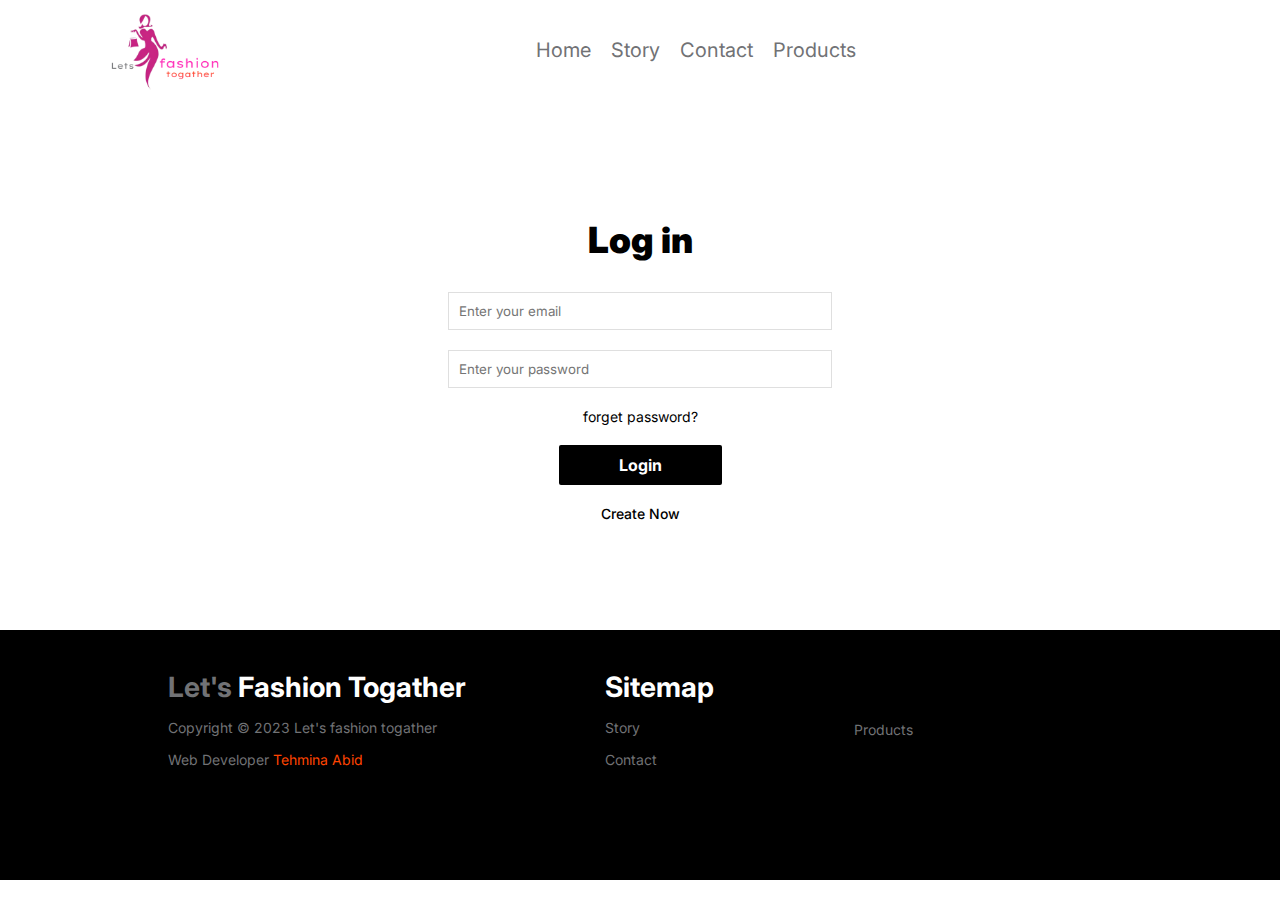
<file: makeup/account.html>
<!DOCTYPE html>
<html lang="en">
<head>
    <meta charset="UTF-8">
    <meta name="viewport" content="width=device-width, initial-scale=1.0">
    <title>Account</title>
    <link rel="stylesheet" href="account.css">
    <link rel="stylesheet" href="https://cdnjs.cloudflare.com/ajax/libs/font-awesome/6.5.1/css/all.min.css"
    integrity="sha512-DTOQO9RWCH3ppGqcWaEA1BIZOC6xxalwEsw9c2QQeAIftl+Vegovlnee1c9QX4TctnWMn13TZye+giMm8e2LwA=="
    crossorigin="anonymous" referrerpolicy="no-referrer" />
</head>
<body>
    <header class="header">
        <nav class="navbar" id="navbar">
            <div class="menu-icon">
                <div class="lin1"></div>
                <div class="lin2"></div>
                <div class="lin3"></div>
                <i class="fa-solid fa-xmark"></i>
            </div>
            <div class="logo">
                <img src="Group 2.png" alt="">
            </div>
            <div class="navigation">
                <ul>
                    <li><a href="index.html" class="nav_link">Home</a></li>
                    <li><a href="story.html" class="nav_link">Story</a></li>
                    <li><a href="contact.html" class="nav_link">Contact</a></li>
                    <li><a href="product.html" class="nav_link">Products</a></li>
                </ul>
            </div>
            <div class="icons">
                <a href="account.html" class="nav_link"><i class="fa-regular fa-user"></i></a>
                <a href="cart.html" class="nav_link"><i class="fa-solid fa-bag-shopping"></i></a>
            </div>
        </nav>
    </header>
 <section>
    <div class="account-section">
        <div class="log-in">
            <h1>Log in</h1>
            <input type="text" placeholder="Enter your email" autocomplete="email">
            <input type="password" placeholder="Enter your password" autocomplete="current-password">
            <p class="password">forget password?</p>
            <button>Login</button>
            <span  class="createNow"> Create Now</span>
        </div>
        <div class="forgetpassword">
            <h1>Reset your password</h1>
            <input type="text" placeholder="Enter your email" autocomplete="email">
            <button>Submit</button>
            <p class="cancel">Cancel</p>
        </div>
        <div class="sign-up">
            <h1>Create Account</h1>
            <input type="text" placeholder="First name" autocomplete="name">
            <input type="text" placeholder="Last name" autocomplete="name">
            <input type="text" placeholder="Enter your email" autocomplete="email">
            <input type="password" placeholder="Enter your password" autocomplete="current-password">
            <button>Create Now</button>
            <p class="cancel-1">Cancel</p>
        </div>
    </div>
 </section>
        <!-- footer section starts -->
        <footer>
            <div class="footer-container">
                <div class="footer-left">
                <h1><span>Let's</span> Fashion Togather</h1>
                <p>Copyright  &#169; 2023 Let's fashion togather</p>
                <p>Web Developer <a href="" class="author"> Tehmina Abid</a></p>
                </div>
                <div class="footer-center-1">
                <h1>Sitemap</h1>
                <a href="story.html">Story</a>
                <a href="contact.html">Contact</a>
                </div>
                <div class="footer-center-2">
                <a href="product.html">Products</a>
                </div>
                <div class="footer-right">
                <i class="fa-brands fa-facebook-f"></i>
                <i class="fa-brands fa-instagram"></i>
                <i class="fa-brands fa-youtube"></i>
                <i class="fa-brands fa-twitter"></i>
                </div>
            </div>
        </footer>
        <!-- footer section ends -->
        <script src="account.js"></script>
</body>
</html>
</file>
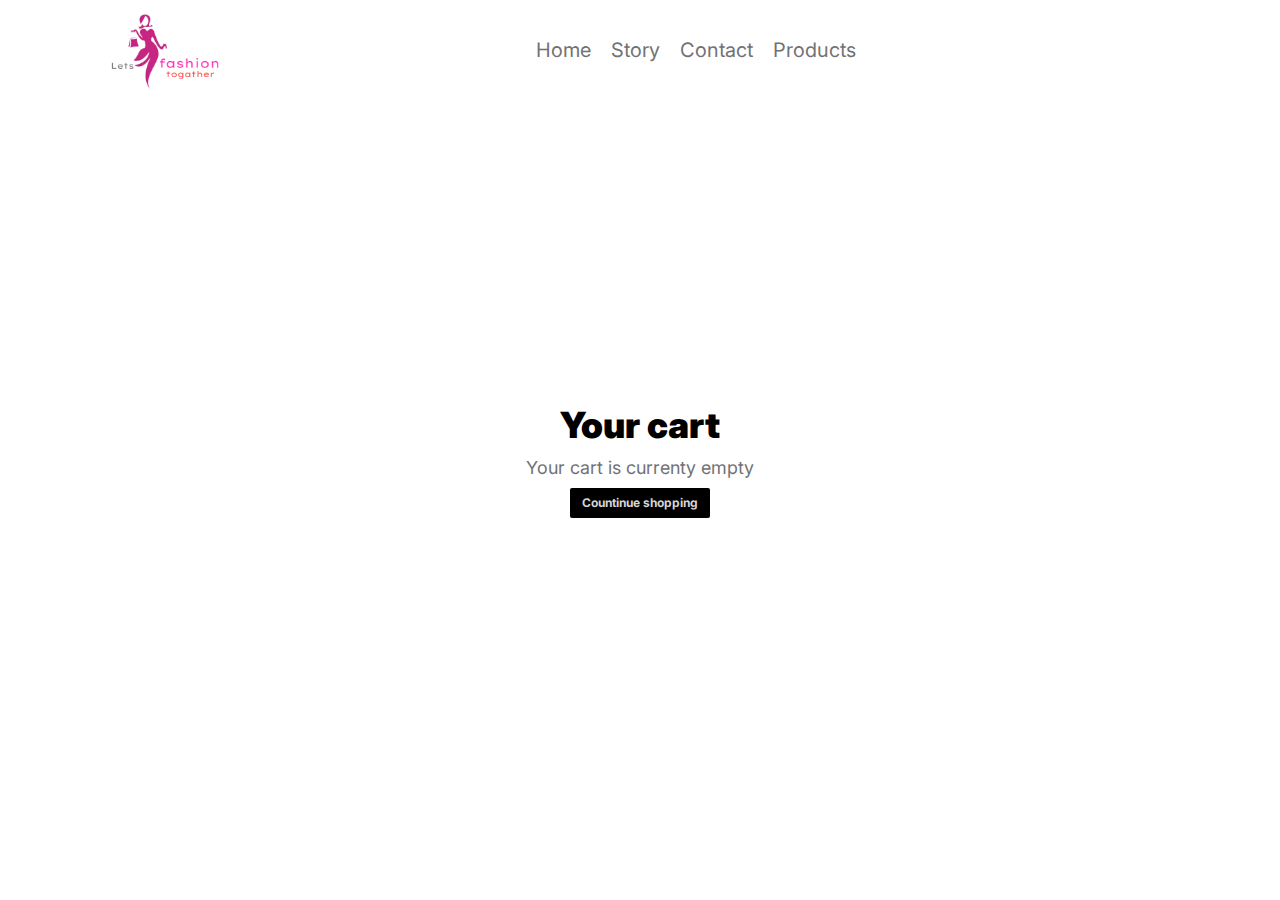
<file: makeup/cart.html>
<!DOCTYPE html>
<html lang="en">
<head>
    <meta charset="UTF-8">
    <meta name="viewport" content="width=device-width, initial-scale=1.0">
    <title>Cart</title>
    <link rel="stylesheet" href="cart.css">
    <link rel="stylesheet" href="https://cdnjs.cloudflare.com/ajax/libs/font-awesome/6.5.1/css/all.min.css"
    integrity="sha512-DTOQO9RWCH3ppGqcWaEA1BIZOC6xxalwEsw9c2QQeAIftl+Vegovlnee1c9QX4TctnWMn13TZye+giMm8e2LwA=="
    crossorigin="anonymous" referrerpolicy="no-referrer" />
</head>
<body>
    <header class="header">
        <nav class="navbar" id="navbar">
            <div class="menu-icon">
                <div class="lin1"></div>
                <div class="lin2"></div>
                <div class="lin3"></div>
                <i class="fa-solid fa-xmark"></i>
            </div>
            <div class="logo">
                <img src="Group 2.png" alt="">
            </div>
            <div class="navigation">
                <ul>
                    <li><a href="index.html">Home</a></li>
                    <li><a href="story.html">Story</a></li>
                    <li><a href="contact.html">Contact</a></li>
                    <li><a href="product.html">Products</a></li>
                </ul>
            </div>
            <div class="icons">
                <a href="account.html" class="nav_link"><i class="fa-regular fa-user"></i></a>
                <a href="cart.html" class="nav_link"><i class="fa-solid fa-bag-shopping"></i></a>
            </div>
        </nav>
    </header>
    <section class="cart">
        <h1>Your cart</h1>
        <p>Your cart is currenty empty</p>
        <a href="product.html">Countinue shopping</a>
    </section>
    <script src="script.js"></script>
</body>
</html>
</file>
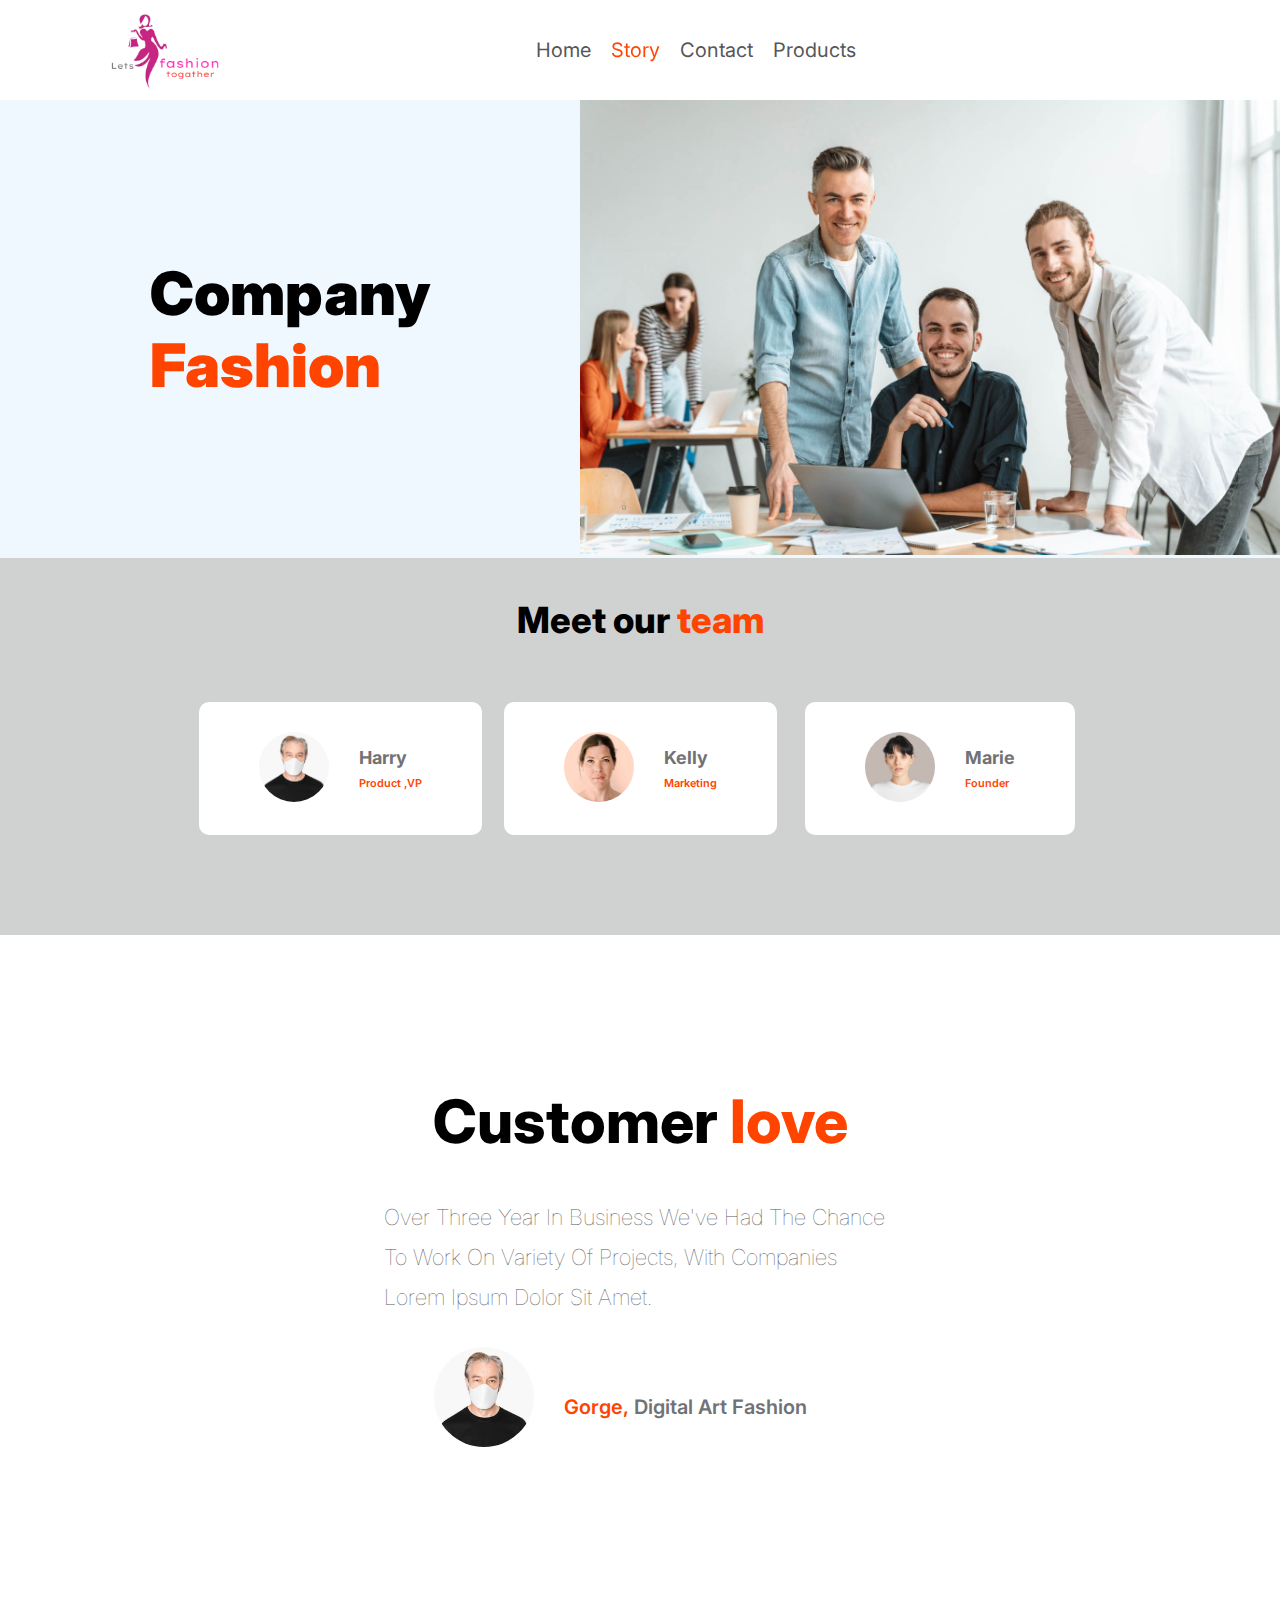
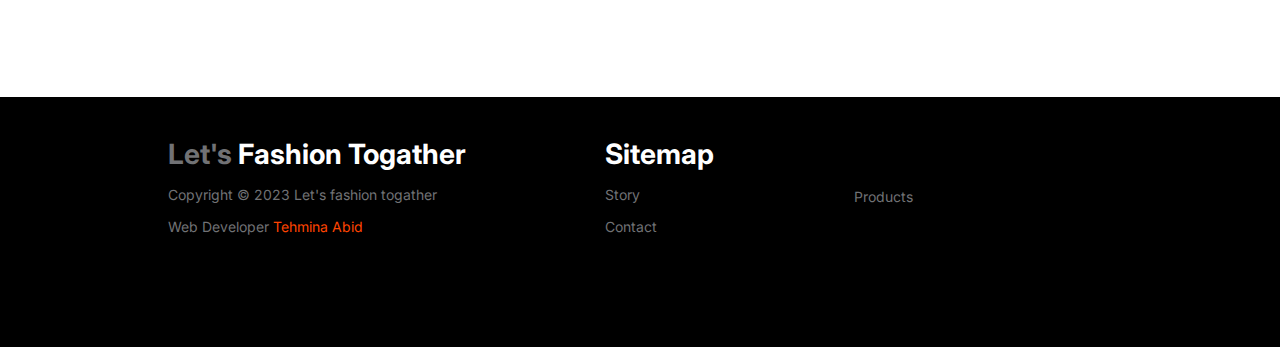
<file: makeup/story.html>
<!DOCTYPE html>
<html lang="en">

<head>
    <meta charset="UTF-8">
    <meta name="viewport" content="width=device-width, initial-scale=1.0">
    <title>Contact</title>
    <link rel="stylesheet" href="style.css">
    <link rel="stylesheet" href="https://cdnjs.cloudflare.com/ajax/libs/font-awesome/6.5.1/css/all.min.css"
        integrity="sha512-DTOQO9RWCH3ppGqcWaEA1BIZOC6xxalwEsw9c2QQeAIftl+Vegovlnee1c9QX4TctnWMn13TZye+giMm8e2LwA=="
        crossorigin="anonymous" referrerpolicy="no-referrer" />
</head>

<body>
    <header class="header">
        <nav class="navbar" id="navbar">
            <div class="menu-icon">
                <div class="lin1"></div>
                <div class="lin2"></div>
                <div class="lin3"></div>
                <i class="fa-solid fa-xmark"></i>
            </div>
            <div class="logo">
                <img src="Group 2.png" alt="">
            </div>
            <div class="navigation">
                <ul>
                    <li><a href="index.html" class="nav_link link">Home</a></li>
                    <li><a href="story.html" class="nav_link">Story</a></li>
                    <li><a href="contact.html" class="nav_link link">Contact</a></li>
                    <li><a href="product.html" class="nav_link link">Products</a></li>
                </ul>
            </div>
            <div class="icons">
                <a href="account.html"><i class="fa-regular fa-user"></i></a>
                <a href="cart.html"><i class="fa-solid fa-bag-shopping"></i></a>
            </div>
        </nav>
    </header>
    <section>
        <div class="story-container">
            <div class="story-content">
                <h1>Company</h1>
                <span>Fashion</span>
            </div>
            <div class="story-image">
                <img src="img/03.jpg" alt="">
            </div>
        </div>
    </section>
    <section class="team-container">
        <h1>Meet our <span>team</span></h1>
        <div class="team-box-container">
            <div class="team-box">
                <div class="box-image">
                    <img src="img/14.jpg" alt="">
                </div>
                <div>
                    <h2>Harry</h2>
                    <p>Product ,VP</p>
                </div>
            </div>
            <div class="team-box">
                <div class="box-image">
                    <img src="img/10.jpg" alt="">
                </div>
                <div>
                    <h2>Kelly</h2>
                    <p>Marketing</p>
                </div>
            </div>
            <div class="team-box">
                <div class="box-image">
                    <img src="img/02.jpg" alt="">
                </div>
                <div>
                    <h2>Marie</h2>
                    <p>Founder</p>
                </div>
            </div>
        </div>
    </section>
    <!-- Client reviews starts -->
    <section class="Client">
        <h1>Customer <span>love</span></h1>
        <div class="review-btn">
            <i onclick="reviewBtnPrev()" class="fa-solid fa-angle-left"></i>
            <i onclick="reviewBtnNext()" class="fa-solid fa-angle-right"></i>
        </div>
        <div class="review-container">
            <div class="first slide">
                <p>over three year in business we've had the chance to work on variety of projects, with companies Lorem
                    ipsum dolor sit amet.</p>
                <div class="first-content">
                    <img src="img/14.jpg" alt="this is an image">
                    <p>Gorge, <span>Digital art fashion</span></p>
                </div>
            </div>
            <div class="second slide">
                <p>over three year in business we've had the chance to work on variety of projects, with companies Lorem
                    ipsum dolor sit amet.</p>
                <div class="second-content">
                    <img src="img/10.jpg" alt="this is an image">
                    <p>Methy, <span>Digital art fashion</span></p>
                </div>
            </div>
            <div class="third slide">
                <p>over three year in business we've had the chance to work on variety of projects, with companies Lorem
                    ipsum dolor sit amet.</p>
                <div class="third-content">
                    <img src="img/02.jpg" alt="this is an image">
                    <p>Lawra, <span>Digital art fashion</span></p>
                </div>
            </div>
        </div>
    </section>
    <!-- Client reviews ends -->
    <!-- footer section starts -->
    <footer>
        <div class="footer-container">
            <div class="footer-left">
                <h1><span>Let's</span> Fashion Togather</h1>
                <p>Copyright &#169; 2023 Let's fashion togather</p>
                <p>Web Developer <a href="" class="author"> Tehmina Abid</a></p>
            </div>
            <div class="footer-center-1">
                <h1>Sitemap</h1>
                <a href="story.html">Story</a>
                <a href="contact.html">Contact</a>
            </div>
            <div class="footer-center-2">
                <a href="product.html">Products</a>
            </div>
            <div class="footer-right">
                <i class="fa-brands fa-facebook-f"></i>
                <i class="fa-brands fa-instagram"></i>
                <i class="fa-brands fa-youtube"></i>
                <i class="fa-brands fa-twitter"></i>
            </div>
        </div>
    </footer>
    <script src="story.js"></script>
</body>

</html>
</file>
<file: makeup/account.css>
@import url('https://fonts.googleapis.com/css2?family=Inter:wght@100..900&display=swap');
*{
    padding: 0;
    margin: 0;
    box-sizing: border-box;
    font-family: "Inter", sans-serif;
    /* color: #717275; */
}
html{
    font-size: 68%;
}
header{
    background-color: #fff;
    /* padding: 20px 20px; */
}
.navbar{
    display: flex;
    justify-content:space-between;
    align-items: center;
    margin: 0px 90px;
}
.menu-icon{
    display: flex;
    justify-content: center;
    align-items:start;
    flex-direction: column;
    cursor: pointer;
    display: none;
    position: relative;
}
.menu-icon i{
    font-size: 30px;
    color: #717275;
    position: absolute;
    top: -15px;
    display: none;
}
.navbar.active-menu .menu-icon i{
    display: block;
}
.navbar.active-menu .menu-icon .lin1,
.navbar.active-menu .menu-icon .lin2,
.navbar.active-menu .menu-icon .lin3
{
    display: none;
}
.menu-icon:hover .lin1,
.menu-icon:hover .lin2,
.menu-icon:hover .lin3{
    background-color: #FF4400;
}
.menu-icon .lin1{
    width: 35px;
    height: 4px;
    background-color:#717275;
    border-radius: 1px;
    margin-bottom: 4px;
    transition: all .3s ease-in-out;
}
.menu-icon .lin2{
    width: 25px;
    height: 4px;
    background-color:#717275;
    border-radius:1px;
    margin-bottom: 4px;
    transition: all .3s ease-in-out;
}
.menu-icon .lin3{
    width: 35px;
    height: 4px;
    background-color:#717275;
    border-radius: 1px;
    transition: all .3s ease-in-out;
}
.logo{
    height: 100px;
}
.logo img{
    max-height:100%;
    
}
.navigation ul{
    display: flex;
    justify-content: center;
    align-items: center;
    gap: 20px;
    position: relative;
}
.navigation ul li{
    list-style: none;
    position: relative;
}
.navigation ul li a{
    font-size: 20px;
    text-decoration: none;
    font-family: "Inter", sans-serif;
    color: #717275;
}
.navigation ul li .active{
    color:#FF4400;
    font-family: "Inter", sans-serif;
}
.navigation ul li a::before{
    content: "";
    background-color:#7172753d;
    width: 100%;
    height: 1px;
    position: absolute;
    bottom: -12px;
    border-radius: 3px;
    transition: all .3s ease-in-out;
    opacity:0;
}
.activeLink{
    color: #717275;
}
.navigation ul li:hover a{
color: #FF4400;
}
.navigation ul li:hover a::before{
    opacity: 1;
    bottom:-4px;
}
.icons{
    display: flex;
    justify-content: center;
    align-items: center;
    gap: 20px;
}
.icons i{
    font-size: 20px;
}
.icons .fa-solid{
    color: #717275;
}
.activeLink{
    color: #FF4400;
}
.icons i:hover{
    color: #FF4400;
    cursor: pointer;
}
.account-section{
    display: flex;
    justify-content: center;
    align-items: center;
    flex-direction: column;
    padding: 40px 0px;
    min-height:calc(70vh - 100px); 
}
.account-section.show-reset-page .forgetpassword{
    display: flex;
}
.account-section.show-reset-page .log-in{
    display: none;
}
.account-section.show-login-page .log-in{
    display:flex;
}
.account-section.show-logout-page .sign-up{
    display: flex;
}
.account-section.show-logout-page .log-in{
    display: none;
}
.account-section .log-in{
    display: flex;
    justify-content: center;
    align-items: center;
    flex-direction: column;
    gap: 20px;
}
.account-section .log-in h1{
    font-size: 36px;
    font-weight: 900;
    margin: 10px;
    text-align: center;
}
.account-section .log-in p{
    font-size: 14px;
}
.account-section .log-in span{
    font-size: 14px;
    font-weight: 500;
    cursor: pointer;
}
.account-section .log-in p:hover{
    text-decoration: underline;
    cursor: pointer;
}
.account-section .log-in input{
    padding: 10px;
    width: 30vw;
    border: 1px solid rgba(0, 0, 0, 0.125);
}
.account-section .log-in button{
    padding: 10px 60px;
    background-color: black;
    border-radius: 2px;
    color: white;
    border: none;
    font-weight: 700;
    font-size: 16px;
    cursor: pointer;
}
.account-section .log-in button:hover{
    background-color: #FF4400;
    
}
.account-section .forgetpassword{
    display:none;
    justify-content: center;
    align-items: center;
    flex-direction: column;
    gap: 20px;
}
.account-section .forgetpassword h1{
    font-size: 36px;
    font-weight: 900;
    margin: 10px;
    text-align: center;
}
.account-section .forgetpassword p{
    font-size: 14px;
    font-weight: 500;
    cursor: pointer;
}
.account-section .forgetpassword input{
    padding: 10px;
    width: 30vw;
    border: 1px solid rgba(0, 0, 0, 0.125);
}
.account-section .forgetpassword button{
    padding: 10px 60px;
    background-color: black;
    border-radius: 2px;
    color: white;
    border: none;
    font-weight: 700;
    font-size: 16px;
    cursor: pointer;
}
.account-section .forgetpassword button:hover{
    background-color: #FF4400;
}
.account-section .sign-up{
    display:none;
    justify-content: center;
    align-items: center;
    flex-direction: column;
    gap: 20px;
}
.account-section .sign-up h1{
    font-size: 36px;
    font-weight: 900;
    margin: 10px;
    text-align: center;
}
.account-section .sign-up p{
    font-size: 14px;
    font-weight: 500;
    cursor: pointer;
}
.account-section .sign-up input{
    padding: 10px;
    width: 30vw;
    border: 1px solid rgba(0, 0, 0, 0.125);
}
.account-section .sign-up button{
    padding: 10px 60px;
    background-color: black;
    border-radius: 2px;
    color: white;
    border: none;
    font-weight: 700;
    font-size: 16px;
    cursor: pointer;
}
.account-section .sign-up button:hover{
    background-color: #FF4400;
}
footer{
    background-color:black;
    width: 100%;
    height: 250px;
}
footer .footer-container{
    display: flex;
    justify-content: space-between;
    align-items: center;
    width: 80vw;
    margin: auto;
    padding:40px;
}

footer .footer-container .footer-left h1,
footer .footer-container .footer-center-1 h1,
footer .footer-container .footer-center-2 h1,
footer .footer-container .footer-right h1{
    font-size:28px;
    color:white;
}
footer .footer-container span{
    color:#717275;
}
footer .footer-container .footer-left p{
    color:#717275;
    font-size: 14px;
    margin-top:15px;
}
footer .footer-container .author{
    color: #FF4400;
    text-decoration: none;
}
footer .footer-container .footer-center-1 a{
    color: #717275;
    display: flex;
    justify-content:flex-start;
    align-items:start;
    margin-top: 15px;
    font-size: 14px;
    text-decoration: none;
}
footer .footer-container .footer-center-2 a{
    color: #717275;
    display: flex;
    justify-content:flex-start;
    align-items:start;
    font-size: 14px;
    text-decoration: none;
    margin-top: 20px;
}
footer .footer-container .footer-center-1 a:hover,
footer .footer-container .footer-center-2 a:hover{
    color: white;
}
footer .footer-container .footer-right i{
    cursor: pointer;
    color: #717275;
    margin-top: 30px;
    font-size: 20px;

}
footer .footer-container .footer-right i:hover{
    color: #f0f8ff;
}
footer .footer-container .footer-right :not(:last-child){
    margin-right: 20px;
}






@media (max-width:1040px) {
    .account-section{
        height:75vh;
    }
}


@media  (max-width:770px) {
    html{
        font-size: 55%;
    }
    .navbar{
        margin:0px;
    }
    .logo{
        height:60px;
    }
    .menu-icon{
        display: block;
        margin:0px 20px;
    }
    header{
        padding:20px 0px;
    }
    .navbar.active-menu .navigation{
        display: block;
    }
    .navigation{
        position: absolute;
        top: 105px;
        background-color: #fff;
        z-index: 1000;
        width: 100%;
        height: 100%;
        display: none;
    }
    .navigation ul{
        flex-direction: column;
        align-items: start;
        gap: 0px;
    }
    .navigation ul li{
        z-index: 1000;
        border-top: 1px solid rgba(0, 0, 0, 0.078);
        width: 100%;
        padding: 20px 0px;
    }
    .navigation ul li a{
        margin: 20px;
    }
    .navigation ul li a::before{
        display: none;
    }
    .icons{
        margin: 20px;
    }
    .product-section-1{
        grid-template-columns:160px 160px;
        grid-template-rows: 220px 220px;
    }
    .section-product{
        margin-top: 50px;
    }
    .section-product{
    margin-bottom:50px;
    }
    .account-section .log-in input{
        padding: 10px;
        width: 80vw;
        border: 1px solid rgba(0, 0, 0, 0.125);
    }
    .account-section .forgetpassword input{
        padding: 10px;
        width: 80vw;
        border: 1px solid rgba(0, 0, 0, 0.125);
    }
    .account-section .sign-up input{
        padding: 10px;
        width: 80vw;
        border: 1px solid rgba(0, 0, 0, 0.125);
    }
    footer{
        height: 100%;
    }
    footer .footer-container{
        justify-content: center;
        align-items: center;
        flex-direction: column;
    }
    footer .footer-container h1{
        font-size: 20px;
    }
    footer .footer-container .footer-left h1{
        text-align: center;
        font-size: 14px;
    }
    footer .footer-container .footer-left p{
        font-size: 12px;
        margin-top: 10px;
    }
    footer .footer-container .footer-center-1 h1{
        text-align: center;
        font-size: 14px;
        margin-top: 10px;
    }
    footer .footer-container .footer-left p{
        text-align: center;
    }
    footer .footer-container .footer-center-1 a{
        justify-content: center;
        align-items: center;
    }
}
</file>
<file: makeup/cart.css>
@import url('https://fonts.googleapis.com/css2?family=Inter:wght@100..900&display=swap');
*{
    padding: 0;
    margin: 0;
    box-sizing: border-box;
    font-family: "Inter", sans-serif;
    /* color: #717275; */
}
html{
    font-size: 68%;
}
header{
    background-color: #fff;
    /* padding: 20px 20px; */
}
.navbar{
    display: flex;
    justify-content:space-between;
    align-items: center;
    margin: 0px 90px;
}
.menu-icon{
    display: flex;
    justify-content: center;
    align-items:start;
    flex-direction: column;
    cursor: pointer;
    display: none;
    position: relative;
}
.menu-icon i{
    font-size: 30px;
    color: #717275;
    position: absolute;
    top: -15px;
    display: none;
}
.navbar.active-menu .menu-icon i{
    display: block;
}
.navbar.active-menu .menu-icon .lin1,
.navbar.active-menu .menu-icon .lin2,
.navbar.active-menu .menu-icon .lin3
{
    display: none;
}
.menu-icon:hover .lin1,
.menu-icon:hover .lin2,
.menu-icon:hover .lin3{
    background-color: #FF4400;
}
.menu-icon .lin1{
    width: 35px;
    height: 4px;
    background-color:#717275;
    border-radius: 1px;
    margin-bottom: 4px;
    transition: all .3s ease-in-out;
}
.menu-icon .lin2{
    width: 25px;
    height: 4px;
    background-color:#717275;
    border-radius:1px;
    margin-bottom: 4px;
    transition: all .3s ease-in-out;
}
.menu-icon .lin3{
    width: 35px;
    height: 4px;
    background-color:#717275;
    border-radius: 1px;
    transition: all .3s ease-in-out;
}
.logo{
    height: 100px;
}
.logo img{
    max-height:100%;
    
}
.navigation ul{
    display: flex;
    justify-content: center;
    align-items: center;
    gap: 20px;
    position: relative;
}
.navigation ul li{
    list-style: none;
    position: relative;
}
.navigation ul li a{
    font-size: 20px;
    text-decoration: none;
    font-family: "Inter", sans-serif;
    color: #717275;
}
.navigation ul li .active{
    color:#FF4400;
    font-family: "Inter", sans-serif;
}
.navigation ul li a::before{
    content: "";
    background-color:#7172753d;
    width: 100%;
    height: 1px;
    position: absolute;
    bottom: -12px;
    border-radius: 3px;
    transition: all .3s ease-in-out;
    opacity:0;
}
.activeLink{
    color: #717275;
}
.navigation ul li:hover a{
color: #FF4400;
}
.navigation ul li:hover a::before{
    opacity: 1;
    bottom:-4px;
}
.icons{
    display: flex;
    justify-content: center;
    align-items: center;
    gap: 20px;
}
.icons i{
    font-size: 20px;
}
.icons .fa-regular{
    color: #717275;
}
.activeLink{
    color: #FF4400;
}
.icons i:hover{
    color: #FF4400;
    cursor: pointer;
}
.cart{
    display: flex;
    justify-content: center;
    align-items: center;
    flex-direction: column;
    width: 100%;
    height: 80vh;
}
.cart h1{
    font-size: 36px;
    font-weight: 900;
    margin: 10px;
}
.cart p{
    font-size: 18px;
    color: #717275;
}
.cart a{
    width: 140px;
    height: 30px;
    display: flex;
    justify-content: center;
    align-items: center;
    background-color: black;
    border-radius: 2px;
    margin: 10px;
    color:#d3d4d5;
    text-decoration: none;
    font-size: 12px;
    font-weight: 700;
}
.cart a:hover{
    background-color: #FF4400;
    color: white;
}
footer{
    background-color:black;
    width: 100%;
    height: 250px;
}
footer .footer-container{
    display: flex;
    justify-content: space-between;
    align-items: center;
    width: 80vw;
    margin: auto;
    padding:40px;
}

footer .footer-container .footer-left h1,
footer .footer-container .footer-center-1 h1,
footer .footer-container .footer-center-2 h1,
footer .footer-container .footer-right h1{
    font-size:28px;
    color:white;
}
footer .footer-container span{
    color:#717275;
}
footer .footer-container .footer-left p{
    color:#717275;
    font-size: 14px;
    margin-top:15px;
}
footer .footer-container .author{
    color: #FF4400;
    text-decoration: none;
}
footer .footer-container .footer-center-1 a{
    color: #717275;
    display: flex;
    justify-content:flex-start;
    align-items:start;
    margin-top: 15px;
    font-size: 14px;
    text-decoration: none;
}
footer .footer-container .footer-center-2 a{
    color: #717275;
    display: flex;
    justify-content:flex-start;
    align-items:start;
    font-size: 14px;
    text-decoration: none;
    margin-top: 20px;
}
footer .footer-container .footer-center-1 a:hover,
footer .footer-container .footer-center-2 a:hover{
    color: white;
}
footer .footer-container .footer-right i{
    cursor: pointer;
    color: #717275;
    margin-top: 30px;
    font-size: 20px;

}
footer .footer-container .footer-right i:hover{
    color: #f0f8ff;
}
footer .footer-container .footer-right :not(:last-child){
    margin-right: 20px;
}









@media  (max-width:770px) {
    html{
        font-size: 55%;
    }
    .navbar{
        margin:0px;
    }
    .logo{
        height:60px;
    }
    .menu-icon{
        display: block;
        margin:0px 20px;
    }
    header{
        padding:20px 0px;
    }
    .navbar.active-menu .navigation{
        display: block;
    }
    .navigation{
        position: absolute;
        top: 105px;
        background-color: #fff;
        z-index: 1000;
        width: 100%;
        height: 100%;
        display: none;
    }
    .navigation ul{
        flex-direction: column;
        align-items: start;
        gap: 0px;
    }
    .navigation ul li{
        z-index: 1000;
        border-top: 1px solid rgba(0, 0, 0, 0.078);
        width: 100%;
        padding: 20px 0px;
    }
    .navigation ul li a{
        margin: 20px;
    }
    .navigation ul li a::before{
        display: none;
    }
    .icons{
        margin: 20px;
    }
    footer{
        height: 100%;
    }
    footer .footer-container{
        justify-content: center;
        align-items: center;
        flex-direction: column;
    }
    footer .footer-container h1{
        font-size: 20px;
    }
    footer .footer-container .footer-left h1{
        text-align: center;
        font-size: 14px;
    }
    footer .footer-container .footer-left p{
        font-size: 12px;
        margin-top: 10px;
    }
    footer .footer-container .footer-center-1 h1{
        text-align: center;
        font-size: 14px;
        margin-top: 10px;
    }
    footer .footer-container .footer-left p{
        text-align: center;
    }
    footer .footer-container .footer-center-1 a{
        justify-content: center;
        align-items: center;
    }
}
</file>
<file: makeup/style.css>
@import url('https://fonts.googleapis.com/css2?family=Inter:wght@100..900&display=swap');
*{
    padding: 0;
    margin: 0;
    box-sizing: border-box;
    font-family: "Inter", sans-serif;
}
body{
    width: 100%;
}
html{
    font-size: 68%;
}
.popup-section{
    position: fixed;
    width:100%;
    height: 100vh;
    transform: translate(-50%,-50%);
    left: 50%;
    top: 50%;
background-color: #0000003d;
    z-index: 1000;
    display:none;
    justify-content: center;
    align-items: center;
    flex-direction: column;
}
.popup{
    max-width: 550px;
    background-color: #fff;
    padding: 50px 50px;
    display: flex;
    justify-content: center;
    align-items: center;
    flex-direction: column;
    position: relative;
    transition: all .6s ease-in-out;
    margin: 20px;
}
.popup h1{
    color: rgb(36, 36, 36);
    font-size: 40px;
    font-size: 22px;
    font-weight: 900;
    text-align: center;
    margin-bottom: 20px;
}
.popup span{
    color: #FF4400;
    font-weight: 700;
}
.popup p{
    text-align: center;
    font-size: 14px;
    line-height: 28px;
    margin-bottom: 20px;
}
.popup button{
    position: absolute;
    right:10px;top:5px;
    background:none;
    font-size: 30px;
    border: none;
    cursor: pointer;
}
.popup h4{
    background-color: black;
    padding: 10px 40px;
    border: none;
    text-align: center;
    color: white;
}
header{
    background-color: #fff;
    /* padding: 20px 20px; */
    max-width: 1500px;
    margin: auto;
}
.navbar{
    display: flex;
    justify-content:space-between;
    align-items: center;
    margin: 0px 90px;
}
.menu-icon{
    display: flex;
    justify-content: center;
    align-items:start;
    flex-direction: column;
    cursor: pointer;
    display: none;
    position: relative;
}
.menu-icon i{
    font-size: 30px;
    color: #717275;
    position: absolute;
    top: -15px;
    display: none;
}
.navbar.active-menu .menu-icon i{
    display: block;
}
.navbar.active-menu .menu-icon .lin1,
.navbar.active-menu .menu-icon .lin2,
.navbar.active-menu .menu-icon .lin3
{
    display: none;
}
.menu-icon:hover .lin1,
.menu-icon:hover .lin2,
.menu-icon:hover .lin3{
    background-color: #FF4400;
}
.menu-icon .lin1{
    width: 35px;
    height: 4px;
    background-color:#717275;
    border-radius: 1px;
    margin-bottom: 4px;
    transition: all .3s ease-in-out;
}
.menu-icon .lin2{
    width: 25px;
    height: 4px;
    background-color:#717275;
    border-radius:1px;
    margin-bottom: 4px;
    transition: all .3s ease-in-out;
}
.menu-icon .lin3{
    width: 35px;
    height: 4px;
    background-color:#717275;
    border-radius: 1px;
    transition: all .3s ease-in-out;
}
.logo{
    height: 100px;
}
.logo img{
    max-height:100%;
    
}
.navigation ul{
    display: flex;
    justify-content: center;
    align-items: center;
    gap: 20px;
    position: relative;
}
.navigation ul li{
    list-style: none;
    position: relative;
}
.navigation ul li a{
    font-size: 20px;
    text-decoration: none;
    font-family: "Inter", sans-serif;
}
.navigation ul li .link{
    color: #55575a;
}
.navigation ul li{
    color:#FF4400;
    font-family: "Inter", sans-serif;
}
.activeLink{
    background-color: #FF4400;
    background-size: cover;
    background-position: center;
    color: transparent;
    background-clip: text;
    -webkit-background-clip: text;
}
.navigation ul li a::before{
    content: "";
    background-color:#7172753d;
    width: 100%;
    height: 1px;
    position: absolute;
    bottom: -12px;
    border-radius: 3px;
    transition: all .3s ease-in-out;
    opacity:0;
}
.navigation ul li:hover a{
color: #FF4400;
}
.navigation ul li:hover a::before{
    opacity: 1;
    bottom:-4px;
}
.icons{
    display: flex;
    justify-content: center;
    align-items: center;
    gap: 20px;
}
.icons i{
    font-size: 20px;
    color: #717275;
}
.icons i:hover{
    color: #FF4400;
    cursor: pointer;
}
.hero-section{
    position: relative;
    width: 100%;
    height: 90vh;
    overflow: hidden;
}
.hero-section-1{
    width:100%;
    height: 87vh;
    background-image: url(img/pretty-young-stylish-sexy-woman-pink-luxury-dress-summer-fashion-trend-chic-style-sunglasses-blue-studio-background-shopping-holding-paper-bags-talking-mobile-phone-shopaholic.jpg);
    background-repeat: no-repeat;
    background-size: cover;
    display: flex;
    justify-content:flex-start;
    align-items:center;
    position:absolute;
    transition: 1s;
}
.hero-section-1::after{
    content: "";
    background-color: rgba(0, 0, 0, 0.313);
    position: absolute;
    left: 0;top: 0;
    width: 100%;
    height:87vh;
    transition: 1s;
}
.hero-content{
    margin-left: 150px;
    margin-top: 220px;
    z-index: 100;
}
.hero-content h1{
    font-family: "Inter", sans-serif;
    font-weight: 900px;
    font-size: 64px;
    color: white;
}
.hero-content p{
    font-family: "Inter", sans-serif;
    color: white;
    font-size: 20px;
    font-weight: 200;
    line-height: 25px;
    max-width: 400px;
    margin-bottom: 20px;
    text-shadow: 1px 1px 10px rgba(0, 0, 0, 0.215);
}
.hero-content a{
    color: white;
    background-color:black;
    padding: 10px 20px;
    border-radius: 3px;
    border: none;
    text-decoration: none;
    font-size: 16px;
    font-weight: 800;
}
.hero-section-2{
    width:100%;
    height: 87vh;
    background-image: url(img/woman-black-trousers-purple-blouse-laughs-leaning-stand-with-elegant-clothes-pink-background.jpg);
    background-repeat: no-repeat;
    background-size: cover;
    display: flex;
    justify-content:flex-start;
    align-items:center;
    position:absolute;
    transition: 1s;
}
.hero-section-2::after{
    content: "";
    background-color: rgba(0, 0, 0, 0.313);
    position: absolute;
    left: 0;top: 0;
    width: 100%;
    height:87vh;
    transition: 1s;
}
.hero-section-3{
    width:100%;
    height: 87vh;
    background-image: url(img/three-young-beautiful-smiling-girls-trendy-summer-casual-jeans-clothes-sexy-carefree-women-posing-positive-models-sunglasses.jpg);
    background-repeat: no-repeat;
    background-size: cover;
    display: flex;
    justify-content:flex-start;
    align-items:center;
    position:absolute;
    transition: 1s;
}
.hero-section-3::after{
    content: "";
    background-color: rgba(0, 0, 0, 0.313);
    position: absolute;
    left: 0;top: 0;
    width: 100%;
    height:87vh;
    transition: 1s;
}
.slide-btn{
    display: flex;
    justify-content: center;
    align-items: center;
    gap: 20px;
    flex-direction: row;
}
.slide-btn .btn1{
    border:2px solid #fefeff;
    padding:8px;
    cursor: pointer;
    position:absolute;
    border-radius: 10px;
    bottom: 50px;
    margin-right: 50px;
}
.slide-btn .btn1:hover,
.slide-btn .btn2:hover{
    background-color: #717275;
}
.slide-btn .btn2{
    border:2px solid #ffffff;
    padding:8px;
    cursor: pointer;
    position:absolute;
    border-radius: 10px;
    bottom: 50px;
}
.get-started-heading{
    text-align: center;
    margin-top: 50px;
    font-size: 30px;
    font-weight: 900;
}
.get-started-heading span{
    color: #FF4400;
}
.get-started{
    display: flex;
    justify-content: center;
    align-items: center;padding: 0;margin: 0;
}
.get-started.show-work .How-we-do-word{
    display:flex;
}
.get-started.show-work .introduction{
    display: none;
}
.get-started.show-capa .Capabilites{
    display:flex;
}
.get-started.show-capa .introduction{
    display: none;
}
.slider{
    width:100%;
    margin: auto;
    display: flex;
    justify-content: center;
    align-items: center;
    gap:10px;
}
.get-started-image{
    width: 500px;
}
.get-started-image img{
    max-width: 100%;
}
.introduction,
.How-we-do-word,
.Capabilites{
    display: flex;
    gap: 20px;
    margin-top: 40px;
}
.How-we-do-word,
.Capabilites{
    display: none;
    transition: all .7s linear;
}
.work-content h1{
    margin-top: 20px;
    font-size: 32px;
    font-weight: 800;
    max-width: 100%;
    margin-bottom: 10px;
}
.work-content span{
    color: #FF4400;
}
.work-content p{
    margin-top: 20px;
    font-size: 18px;
    font-weight: 200;
    width: 330px;
    line-height: 30px;
    margin-bottom: 20px;
}
.work-content a{
    text-decoration: none;
    font-size: 14px;
    font-weight: 700;
    text-transform: capitalize;
}
.change-buttons{
    display: flex;
    justify-content:start;
    align-items:start;
    flex-direction: column;
    gap: 20px;
}
.change-buttons button{
    background: none;
    font-size: 16px;
    font-weight: 900;
    color: #717275;
    border: none;
    opacity: .7;
    cursor: pointer;
}
.change-buttons button:hover{
    color: #FF4400;
    opacity: 1;
}
.change-buttons .introbtn:focus{
    color: #FF4400;
    opacity: 1;
}
.change-buttons .capabtn:focus{
    color: #FF4400;
    opacity: 1;
}
.change-buttons .workbtn:focus{
    color: #FF4400;
    opacity: 1;
}
.shop-owner{
    display: flex;
    gap: 40px;
    align-items: center;
    background-color: #f0f8ff;
    margin-top: 100px;
}
.shop-owner .image{
    width: 850px;
}
.shop-owner img{
    max-width: 100%;
}
.shop-owner .shop-owner-content{
    width: 400px;
}
.shop-owner .shop-owner-content h1{
    font-size: 30px;
    font-family: "Inter", sans-serif;
    font-weight: 900;
    text-transform: uppercase;
}
.shop-owner .shop-owner-content span{
    color: #FF4400;
}
.shop-owner .shop-owner-content p{
    color: #717275;
    width: 100%;
    font-size: 20px;
    font-weight: 300;
    line-height: 30px;
    margin-top: 20px;
}

















footer{
    background-color:black;
    width: 100%;
    height: 250px;
}
footer .footer-container{
    display: flex;
    justify-content: space-between;
    align-items: center;
    width: 80vw;
    margin: auto;
    padding:40px;
}

footer .footer-container .footer-left h1,
footer .footer-container .footer-center-1 h1,
footer .footer-container .footer-center-2 h1,
footer .footer-container .footer-right h1{
    font-size:28px;
    color:white;
}
footer .footer-container span{
    color:#717275;
}
footer .footer-container .footer-left p{
    color:#717275;
    font-size: 14px;
    margin-top:15px;
}
footer .footer-container .author{
    color: #FF4400;
    text-decoration: none;
}
footer .footer-container .footer-center-1 a{
    color: #717275;
    display: flex;
    justify-content:flex-start;
    align-items:start;
    margin-top: 15px;
    font-size: 14px;
    text-decoration: none;
}
footer .footer-container .footer-center-2 a{
    color: #717275;
    display: flex;
    justify-content:flex-start;
    align-items:start;
    font-size: 14px;
    text-decoration: none;
    margin-top: 20px;
}
footer .footer-container .footer-center-1 a:hover,
footer .footer-container .footer-center-2 a:hover{
    color: white;
}
footer .footer-container .footer-right i{
    cursor: pointer;
    color: #717275;
    margin-top: 30px;
    font-size: 20px;

}
footer .footer-container .footer-right i:hover{
    color: #f0f8ff;
}
footer .footer-container .footer-right :not(:last-child){
    margin-right: 20px;
}


/* story page css starts */
.story-container{
    background-color: #f0f8ff;
    width: 100%;
    height: 100%;
    display: flex;
    justify-content:space-between;
    align-items: center;
    gap: 30px;
}
.story-container .story-image{
    width: 700px;
}
.story-container .story-image img{
    max-width: 100%;
}
.story-container .story-content{
    margin-left: 150px;
}
.story-container .story-content h1{
    color: black;
    font-size: 60px;
    font-weight: 900;
}
.story-container .story-content span{
    color: #FF4400;
    font-size: 60px;
    font-weight: 900;
}


.team-container{
    background-color:#d0d1d1;
    width: 100%;
    padding: 40px 80px;
}
.team-container h1{
   font-size: 36px;
   color: black;
   font-weight: 800;
   text-align: center;
}
.team-container span{
    color: #FF4400;
}
.team-box-container{
    display: grid;
    grid-template-columns: 300px 300px 300px;
    justify-content: center;
    place-items: center;
    margin-top: 60px;
    margin-bottom: 60px;
}
.team-box-container .team-box{
    display: flex;
    justify-content:flex-start;
    align-items:center;
    background-color: #fff;
    border-radius: 10px;
    padding:30px 60px;
    height: 100%;
    gap: 30px;
}
.team-box-container .team-box .box-image{
    width: 70px;
}
.team-box-container .team-box .box-image img{
    max-width: 100%;
    border-radius: 50%;
}
.team-box-container h2{
    font-size: 18px;
    color: #717275;
}
.team-box-container p{
    color: #FF4400;
    margin-top: 8px;
    font-weight: 600;
}
.Client{
    height: 100%;
}
.Client h1{
    font-size: 60px;
    font-weight: 800;
    text-align: center;
    margin-top: 150px;
}
.Client span{
    color: #FF4400;
}
.review-container{
    width: 40%;
    height:60vh;
    margin: auto;
    position: relative;
    display: flex;
    justify-content: center;
    align-items: center;
    overflow: hidden;
}
.review-container .first{
    width: 100%;
    height: 100%;
    position: absolute;
    transition: .5s;
}
.review-container .first p{
    text-transform: capitalize;
    font-size: 22px;
    color: #55575a;
    font-weight: 100;
    line-height: 40px;
    margin-top: 40px;
}
.review-container .first .first-content{
    display: flex;
    justify-content:flex-start;
    align-items:start;
    gap:30px;
    margin-top: 30px;
    margin-left: 50px;
}
.review-container .first .first-content p{
    font-weight: 600;
    color: #FF4400;
    font-size: 20px;
}
.review-container .first .first-content span{
    color: #717275;
}
.review-container .first .first-content img{
    border-radius: 50%;
    width: 100px;
}
.review-container .second p{
    text-transform: capitalize;
    font-size: 22px;
    color: #55575a;
    font-weight: 100;
    line-height: 40px;
    margin-top: 40px;
}
.review-container .second{
    width: 100%;
    height: 100%;
    position: absolute;
    transition: .5s;
}
.review-container .second .second-content{
    display: flex;
    justify-content:flex-start;
    align-items:start;
    gap:30px;
    margin-top: 30px;
    margin-left: 50px;
}
.review-container .second .second-content p{
    font-weight: 600;
    color: #FF4400;
    font-size: 20px;
}
.review-container .second .second-content span{
    color: #717275;
}
.review-container .second .second-content img{
    border-radius: 50%;
    width: 100px;
}
.review-container .third{
    width: 100%;
    height: 100%;
    position: absolute;
    transition: .5s;
}
.review-container .third p{
    text-transform: capitalize;
    font-size: 22px;
    color: #55575a;
    font-weight: 100;
    line-height: 40px;
    margin-top: 40px;
}
.review-container .third .third-content{
    display: flex;
    justify-content:flex-start;
    align-items:start;
    gap:30px;
    margin-top: 30px;
    margin-left: 50px;
}
.review-container .third .third-content p{
    font-weight: 600;
    color: #FF4400;
    font-size: 20px;
}
.review-container .third .third-content span{
    color: #717275;
}
.review-container .third .third-content img{
    border-radius: 50%;
    width: 100px;
}
.review-btn{
    display: flex;
    justify-content: space-between;
    align-items: center;
    width: 50%;
    margin: auto;
}
.review-btn i{
    color: #FF4400;
    font-size: 40px;
    margin-bottom: -350px;
}
/* story page css ends */
/* product css starts */
.section-product{
    width: 60vw;
    margin: auto;
    margin-top: 100px;
    margin-bottom: 100px;
}
.section-product h1{
    font-size: 35px;
    font-weight: 900;
    margin-bottom: 40px;
    text-align: center;
}
.section-product span{
    font-size: 35px;
    font-weight: 900;
    margin-bottom: 40px;
    text-align: center;
    color: #FF4400;
}

.product-section-1{
    display: grid;
    grid-template-columns: 300px 300px 300px;
    grid-template-rows: 100px 100px 100px;
    justify-content: center;
    gap: 20px;
}
.product-section-1 img{
    width: 100%;
}
.product-section-1 h1{
    font-size: 20px;
    text-align: start;
    margin-top: 10px;
    margin-bottom: 8px;
}
.product-section-1 p{
    font-size: 16px;
    text-align: start;
}
.cart{
    display: flex;
    justify-content: center;
    align-items: center;
    flex-direction: column;
    width: 100%;
    height: 80vh;
}
.cart h1{
    font-size: 36px;
    font-weight: 900;
    margin: 10px;
}
.cart p{
    font-size: 18px;
    color: #717275;
}
.cart a{
    width: 140px;
    height: 30px;
    display: flex;
    justify-content: center;
    align-items: center;
    background-color: black;
    border-radius: 2px;
    margin: 10px;
    color:#d3d4d5;
    text-decoration: none;
    font-size: 12px;
    font-weight: 700;
}
.cart a:hover{
    background-color: #FF4400;
    color: white;
}
.account-section{
    display: flex;
    justify-content: center;
    align-items: center;
    flex-direction: column;
    height:80vh;
}
.account-section.show-reset-page .forgetpassword{
    display: flex;
}
.account-section.show-reset-page .log-in{
    display: none;
}
.account-section.show-login-page .log-in{
    display:flex;
}
.account-section.show-logout-page .sign-up{
    display: flex;
}
.account-section.show-logout-page .log-in{
    display: none;
}
.account-section .log-in{
    display: flex;
    justify-content: center;
    align-items: center;
    flex-direction: column;
    gap: 20px;
}
.account-section .log-in h1{
    font-size: 36px;
    font-weight: 900;
    margin: 10px;
    text-align: center;
}
.account-section .log-in p{
    font-size: 14px;
}
.account-section .log-in span{
    font-size: 14px;
    font-weight: 500;
    cursor: pointer;
}
.account-section .log-in p:hover{
    text-decoration: underline;
    cursor: pointer;
}
.account-section .log-in input{
    padding: 10px;
    width: 30vw;
}
.account-section .log-in button{
    padding: 10px 60px;
    background-color: black;
    border-radius: 2px;
    color: white;
    border: none;
    font-weight: 700;
    font-size: 16px;
    cursor: pointer;
}
.account-section .log-in button:hover{
    background-color: #FF4400;
    
}
.account-section .forgetpassword{
    display:none;
    justify-content: center;
    align-items: center;
    flex-direction: column;
    gap: 20px;
}
.account-section .forgetpassword h1{
    font-size: 36px;
    font-weight: 900;
    margin: 10px;
    text-align: center;
}
.account-section .forgetpassword p{
    font-size: 14px;
    font-weight: 500;
    cursor: pointer;
}
.account-section .forgetpassword input{
    padding: 10px;
    width: 30vw;
}
.account-section .forgetpassword button{
    padding: 10px 60px;
    background-color: black;
    border-radius: 2px;
    color: white;
    border: none;
    font-weight: 700;
    font-size: 16px;
    cursor: pointer;
}
.account-section .forgetpassword button:hover{
    background-color: #FF4400;
}
.account-section .sign-up{
    display:none;
    justify-content: center;
    align-items: center;
    flex-direction: column;
    gap: 20px;
}
.account-section .sign-up h1{
    font-size: 36px;
    font-weight: 900;
    margin: 10px;
    text-align: center;
}
.account-section .sign-up p{
    font-size: 14px;
    font-weight: 500;
    cursor: pointer;
}
.account-section .sign-up input{
    padding: 10px;
    width: 30vw;
}
.account-section .sign-up button{
    padding: 10px 60px;
    background-color: black;
    border-radius: 2px;
    color: white;
    border: none;
    font-weight: 700;
    font-size: 16px;
    cursor: pointer;
}
.account-section .sign-up button:hover{
    background-color: #FF4400;
}

































@media (min-width:1800px) {
    .shop-owner .image{
        width: 2500px;
    }
    .shop-owner .shop-owner-content{
        width: 100%;
    }
    .story-container .story-image{
        width: 1200px;
    }
}
@media (max-width:990px) {
    .hero-section{
        height: 50vh;
    }
    .hero-section-1,
    .hero-section-2,
    .hero-section-3{
        height: 50vh;
    }
    .hero-section-1::after,
    .hero-section-2::after,
    .hero-section-3::after{
        height: 50vh;
    }
    .shop-owner .image{
        width: 600px;
    }
    .slider{
        flex-direction: column;
    }
    .introduction{
        margin-top: 10px;
    }
    .change-buttons{
        flex-direction: row;
        margin-top: 30px;
    }
    .work-content p{
        width:260px;
        margin-bottom: 10px;
    }
    .work-content h1{
        margin-top: 5px;
    }
    footer .footer-container{
        width: 100vw;
    }
    /* story page css starts */
    .story-container .story-content h1,
    .story-container .story-content span
    {
        font-size: 35px;
    }
    .team-box-container{
        grid-template-rows: 100px 100px 100px;
        grid-template-columns: 200px;
        align-items: start;
        gap: 20px;
        margin-top: 20px;
        margin-bottom: 20px;
    }
    .team-box-container .team-box{
        width: 500px;
        height: 100px;
        border-radius: 2px;
        justify-content: flex-start;
        box-shadow: 2px 2px 10px rgba(0, 0, 0, 0.125);
    }
    .Client h1{
        font-size: 32px;
    }
    .review-container{
        width: 70%;
        height: 50vh;
    }
    .review-btn{
        width: 90%;
    }
    /* story page css ends */
    .product-section-1{
        grid-template-columns: 200px 200px 200px;
    }
}

@media  (max-width:770px) {
    html{
        font-size: 55%;
    }
    .navbar{
        margin:0px;
    }
    .logo{
        height:60px;
    }
    .menu-icon{
        display: block;
        margin:0px 20px;
    }
    header{
        padding:20px 0px;
    }
    .navbar.active-menu .navigation{
        display: block;
    }
    .navigation{
        position: absolute;
        top:90px;
        background-color: #fff;
        z-index: 1000;
        width: 100%;
        height: 100%;
        display: none;
    }
    .navigation ul{
        flex-direction: column;
        align-items: start;
        gap: 0px;
    }
    .navigation ul li{
        z-index: 1000;
        border-top: 1px solid rgba(0, 0, 0, 0.078);
        width: 100%;
        padding: 20px 0px;
    }
    .navigation ul li a{
        margin: 20px;
    }
    .navigation ul li a::before{
        display: none;
    }
    .icons{
        margin: 20px;
    }
    .hero-section-1{
        height: 40vh;
    }
    .hero-section-2{
        height: 40vh;
    }
    .hero-section-3{
        height: 40vh;
    }
    .hero-section-1::after{
        height: 40vh;
    }
    .hero-section-2::after{
        height: 40vh;
    }
    .hero-section-3::after{
        height: 40vh;
    }
    .hero-content{
        align-items: center;
        margin-top: 0px;
        margin-left: 20px;
    }
    .hero-content h1{
        font-size: 30px;
    }
    .hero-content p{
        font-size:14px;
        line-height: 20px;
    }
    .hero-content a{
        font-size:12px;
    }
    .hero-section{
        height: 40vh;
    }
    .introduction,
    .How-we-do-word,
    .Capabilites{
        flex-direction: column;
    }
    .get-started-image{
        width: 100%;
    }
    .work-content{
        margin-left: 30px;
        width: 80%;
    }
    .work-content h1{
        font-size: 24px;
    }
    .work-content p{
        width:100%;
    }
    .change-buttons{
        flex-direction: column;
        justify-content: center;
        align-items: center;
    }
    .shop-owner{
        flex-direction: column;
        padding-bottom:20px;
    }
    .shop-owner .image{
        width: 100%;
    }
    .shop-owner{
        margin-top: 50px;
    }
    .shop-owner .shop-owner-content{
        width: 90%;
        margin-left: 20px;
    }
    .shop-owner .shop-owner-content h1{
        font-size: 24px;
    }
    .shop-owner .shop-owner-content p{
        font-size: 14px;
        margin-top: 10px;
    }
    footer{
        height: 100%;
    }
    footer .footer-container{
        justify-content: center;
        align-items: center;
        flex-direction: column;
    }
    footer .footer-container h1{
        font-size: 20px;
    }
    footer .footer-container .footer-left h1{
        text-align: center;
        font-size: 14px;
    }
    footer .footer-container .footer-left p{
        font-size: 12px;
        margin-top: 10px;
    }
    footer .footer-container .footer-center-1 h1{
        text-align: center;
        font-size: 14px;
        margin-top: 10px;
    }
    footer .footer-container .footer-left p{
        text-align: center;
    }
    footer .footer-container .footer-center-1 a{
        justify-content: center;
        align-items: center;
    }
    /* story page starts */
    .story-container{
        flex-direction:column-reverse;
        justify-content: flex-start;
        align-items: flex-start;
    }
    .story-container .story-image{
        width: 100%;
    }
    .story-container .story-content{
        margin-left: 20px;
        padding: 70px 0px;
    }
    .team-box-container .team-box{
        width:350px;
    }
    .team-container h1{
        font-size:24px;
    }
    .Client h1{
        font-size: 32px;
        margin-top: 50px;
    }
    .review-container{
        width:60%;
        height:60vh;
    }

    .review-container .first p{
        font-size: 16px;
        width: 65%;
        margin: auto;
        line-height: 25px;
        text-align: center;
        margin-top: 20px;
    }
    .review-container .first .first-content{
        margin-left: 0px;
        flex-direction: column;
        justify-content: center;
        align-items: center;
        width: 60%;
        margin: auto;
        gap:0px;
        margin-top: 10px;
    }
    .review-container .second p{
        font-size: 16px;
        width: 65%;
        margin: auto;
        line-height: 25px;
        text-align: center;
        margin-top: 20px;
    }
    .review-container .second .second-content{
        margin-left: 0px;
        flex-direction: column;
        justify-content: center;
        align-items: center;
        width: 60%;
        margin: auto;
        gap:0px;
        margin-top: 10px;
    }
    .review-container .third p{
        font-size: 16px;
        width: 65%;
        margin: auto;
        line-height: 25px;
        text-align: center;
        margin-top: 20px;
    }
    .review-container .third .third-content{
        margin-left: 0px;
        flex-direction: column;
        justify-content: center;
        align-items: center;
        width: 60%;
        margin: auto;
        gap:0px;
        margin-top: 10px;
    }
    .review-btn{
        width:70%;
    }
    /* story page ends */
    .section-product{
        width: 80vw;
        margin: auto;
    }
    .section-product h1{
        font-size:30px;
    }
    .product-section-1{
        grid-template-columns:100%;
        grid-template-rows: auto 1fr;
    }
    .product-section-1 h1{
        font-size:25px;
    }
    .product-section-1 p{
        font-size: 20px;
    }
    .section-product{
        margin-top: 50px;
    }
    .section-product{
    margin-bottom:50px;
    }
}
@media (max-width:350px) {
    .team-box-container .team-box{
        width:100%;
        padding: 20px 20px;
    }
    .team-box-container .team-box
    .review-container .first p{
        width: 90%;
    }
    .review-container{
        width:90%;
        height:40vh;
    }
    .review-btn{
        width: 100%;
    }
    .section-product h1{
        font-size:24px;
    }
    .section-product p{
        font-size:18px;
    }
    .product-section-1{
        grid-template-columns:100%;
        grid-template-rows:auto 1fr;
    }
}
</file>
